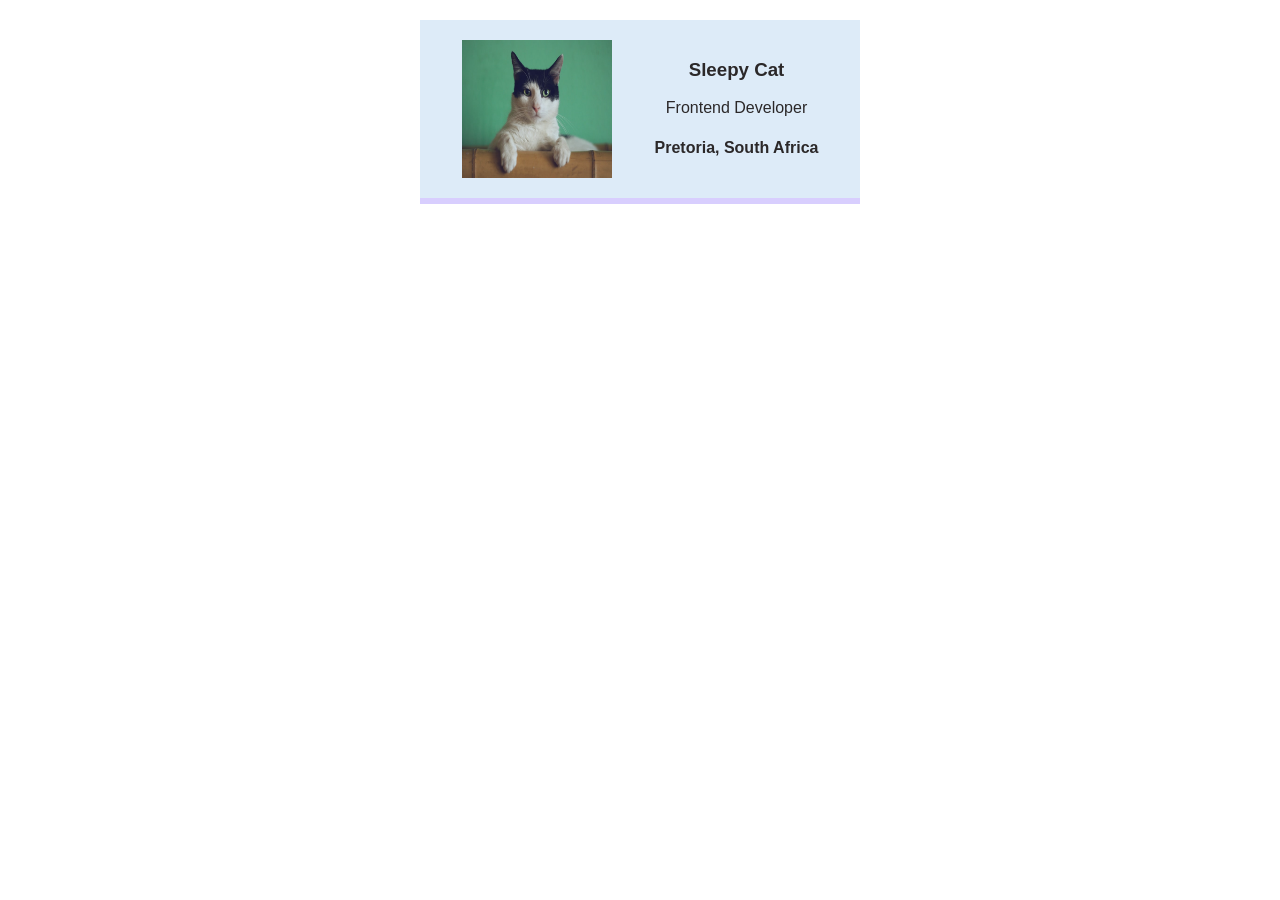
<file: Business Card/index.html>
<!DOCTYPE html>
<html>
  <head>
    <title>Business Card</title>
    <link rel="stylesheet" href="styles.css">
  </head>
  <body>
    <div class="card">

      <img class="profile-pic border" src="images/cat.jpg" alt="Sleepy cat">

      <div class="info">
        <h3>Sleepy Cat</h3>
        <p>Frontend Developer</p>
        <h4>Pretoria, South Africa</h4>
      </div>
      
    </div>
  </body>
</html>
</file>
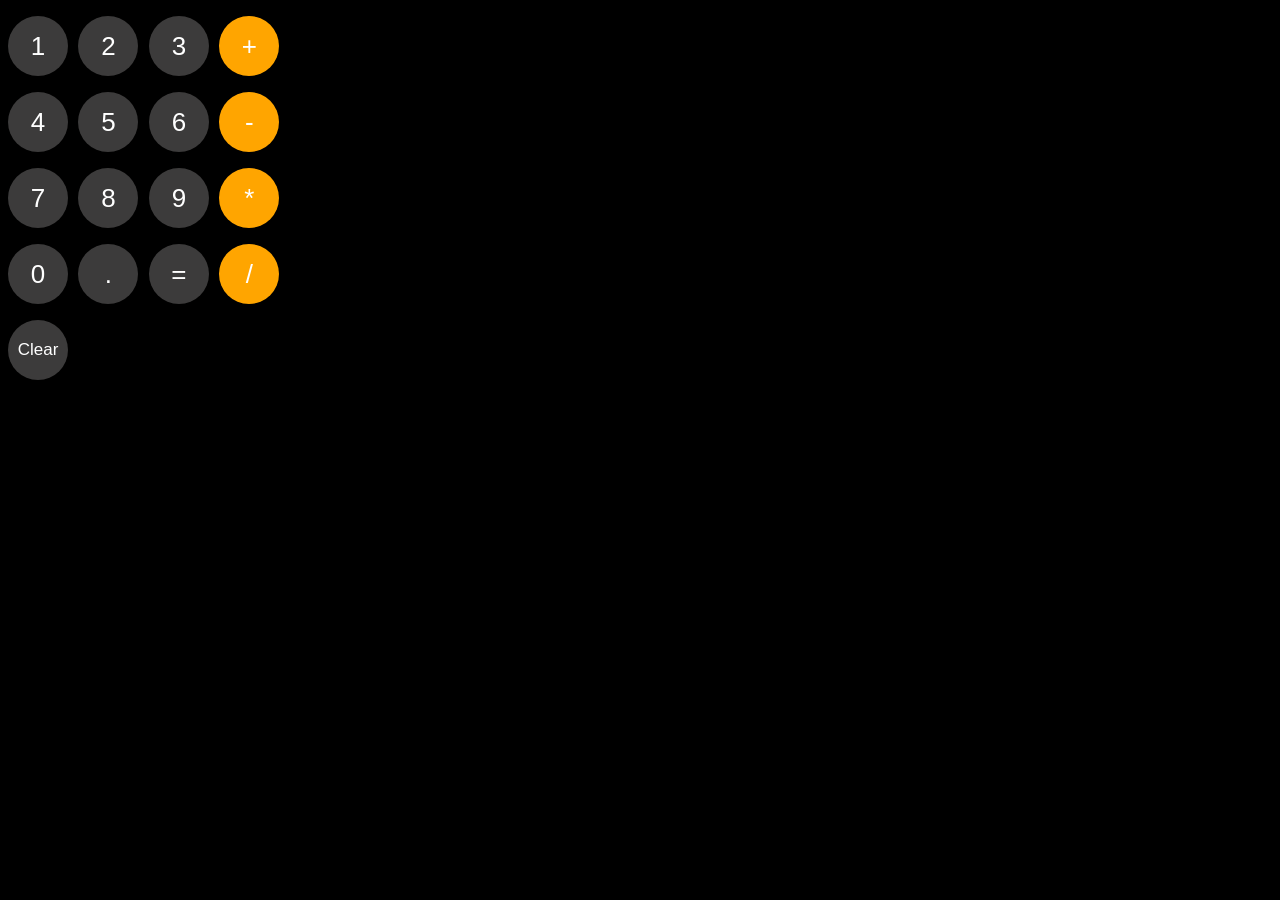
<file: Calculator/calculator.html>
<!DOCTYPE html>
<html>
  <head>
    <title>Calculator</title>
    <link rel="stylesheet" href="calculator.css">
  </head>
  <body>
    <!-- Create an element to display the calculation. -->
    <p class="js-calculation calculation"></p>

    <p>
      <button class="number-btn"
       onclick="
        updateCalculation('1');
      ">1</button>

      <button class="number-btn"
      onclick="
        updateCalculation('2');
      ">2</button>

      <button class="number-btn"
      onclick="
        updateCalculation('3');
      ">3</button>

      <button class="arithmetic-btn"
      onclick="
        updateCalculation(' + ');
      ">+</button>
    </p>

    <p>
      <button class="number-btn"
      onclick="
        updateCalculation('4');
      ">4</button>

      <button class="number-btn"
      onclick="
        updateCalculation('5');
      ">5</button>

      <button class="number-btn"
      onclick="
        updateCalculation('6');
      ">6</button>

      <button class="arithmetic-btn"
      onclick="
        updateCalculation(' - ');
      ">-</button>
    </p>

    <p>
      <button class="number-btn"
      onclick="
        updateCalculation('7');
      ">7</button>

      <button class="number-btn"
      onclick="
        updateCalculation('8');
      ">8</button>

      <button class="number-btn"
      onclick="
        updateCalculation('9');
      ">9</button>

      <button class="arithmetic-btn"
      onclick="
        updateCalculation(' * ');
      ">*</button>
    </p>

    <p>
      <button class="number-btn"
      onclick="
        updateCalculation('0');
      ">0</button>

      <button class="number-btn"
      onclick="
        updateCalculation('.');
      ">.</button>

      <button class="number-btn"
      onclick="
        calculation = eval(calculation);

        // Display the calculation on the page
        // instead of console.log
        displayCalculation();

        localStorage.setItem('calculation', calculation);
      ">=</button>

      <button class="arithmetic-btn"
      onclick="
        updateCalculation(' / ');
      ">/</button>
    </p>

    <p>
      <button class="number-btn clear-btn"
      onclick="
        calculation = '';

        // Display the calculation on the page
        // instead of console.log
        displayCalculation();

        localStorage.setItem('calculation', calculation);
      ">Clear</button>
    </p>

    <script src="calculator.js"></script>
  </body>
</html>
</file>
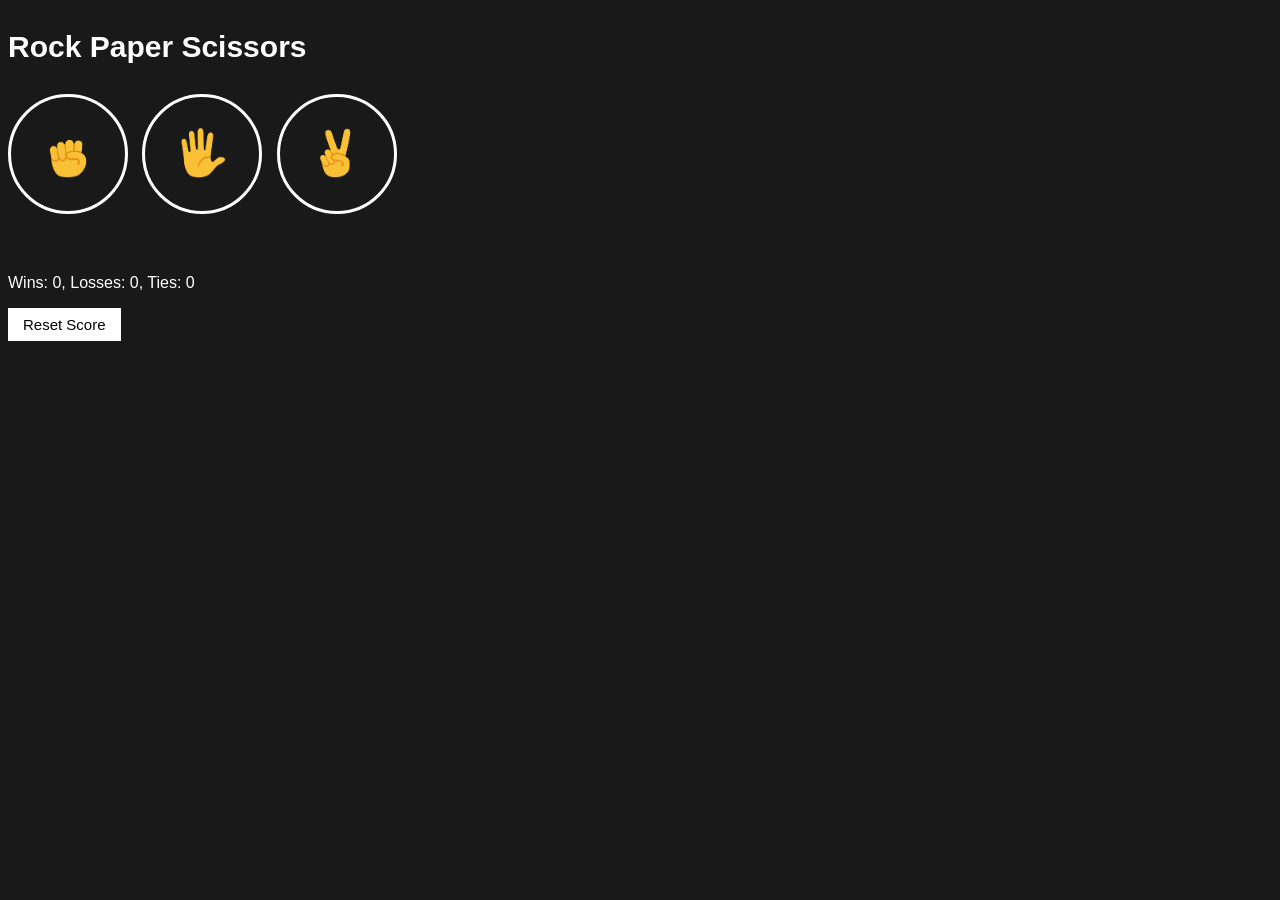
<file: rock-paper-scissors/10-rock-paper-scissors.html>
<!DOCTYPE html>
<html>
  <head>
    <title>Rock Paper Scissors</title>
    <link rel="stylesheet" href="styles/10-rock-paper-scissors.css">
  </head>
  <body>
    <p class="title">Rock Paper Scissors</p>

    <!--This is a Rock Button-->
    <button class="move-btn" onclick="
    playGame('Rock');
    ">
    <img class="move-icon" src="images/rock-emoji.png">
    </button>

    <!--This is a Paper Button-->

    <button class="move-btn" onclick="
    playGame('Paper');
    ">
    <img class="move-icon" src="images/paper-emoji.png">
    </button>

    <!--This is a Scissors Button-->

    <button class="move-btn" onclick="
      playGame('Scissors');
    ">
    <img class="move-icon" src="images/scissors-emoji.png">
    </button>

    <p class="js-result result"></p>
    <p class="js-moves"></p>
    <p class="js-score score"></p>


    <!--This is a reset score button-->

    <button class="reset-score-btn" 
    onclick="
    score.wins = 0;
    score.losses = 0;
    score.ties = 0;
    updateScoreElement();
    localStorage.removeItem('score');
    ">Reset Score</button>

    <script src="scripts/10-rock-paper-scissors.js"></script>
  </body>
</html>
</file>
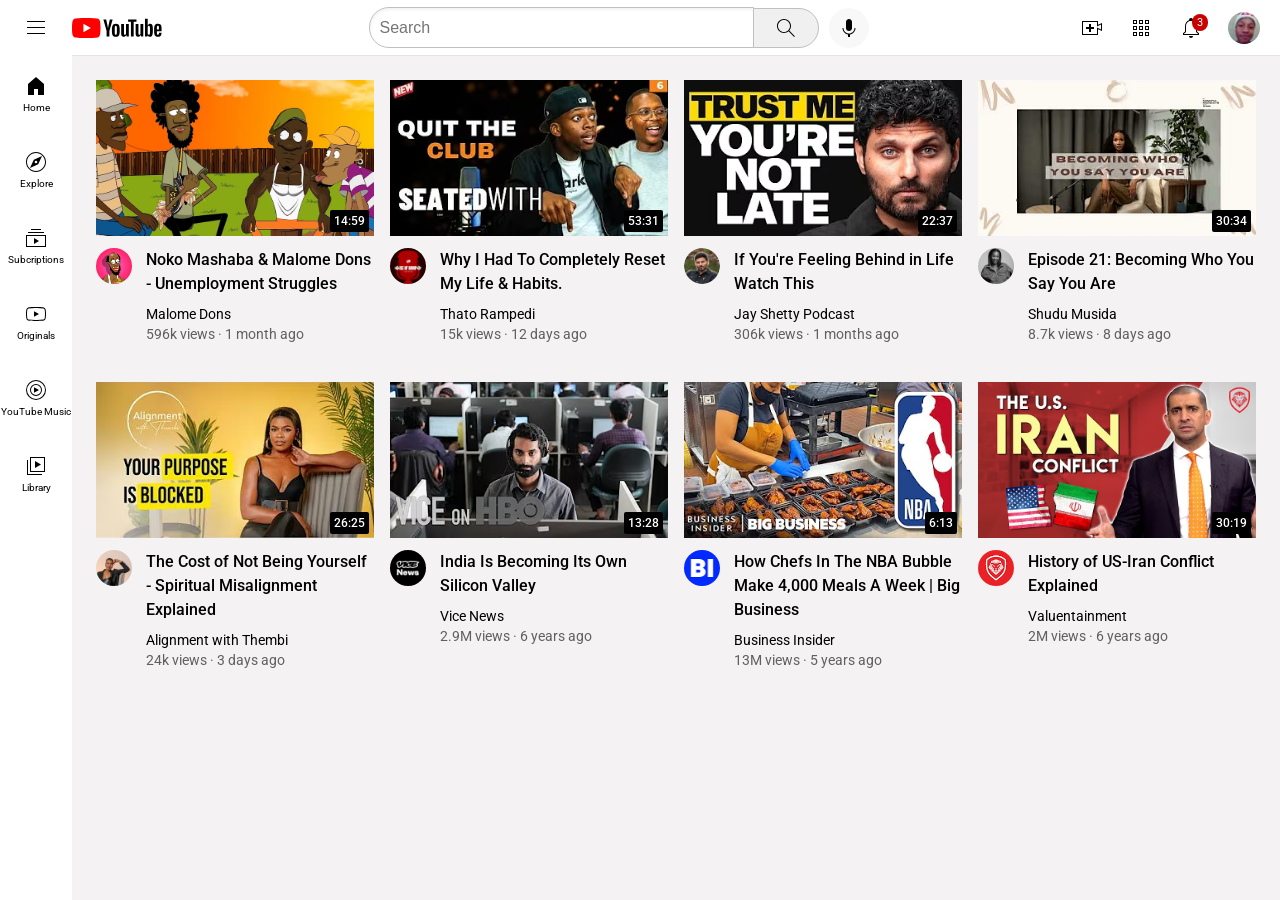
<file: YouTube Clone/youtube2.html>
<!DOCTYPE html>
<html>
    <head>
        <title>YouTube Clone</title>

        <link rel="preconnect" href="https://fonts.googleapis.com">
        <link rel="preconnect" href="https://fonts.gstatic.com" crossorigin>
        <link href="https://fonts.googleapis.com/css2?family=Roboto:ital,wght@0,100..900;1,100..900&display=swap" rel="stylesheet">

        <link rel="stylesheet" href="styles2/general.css">
        <link rel="stylesheet" href="styles2/header.css">
        <link rel="stylesheet" href="styles2/video.css">
        <link rel="stylesheet" href="styles2/sidebar.css">

    </head>
    <body>

        <!-- This is a header-->
        <header class="header">
            <div class="left-section">
                <img class="hamburger-menu" src="icons/hamburger-menu.svg">
                <a class="youtube-home" href="https://www.youtube.com/">
                    <img class="youtube-logo" src="icons/youtube-logo.svg">
                    <div class="tooltip">YouTube Home</div>
                </a> 
            </div>

            <div class="middle-section">
                <input class="search-bar" type="text" placeholder="Search">
                <button class="search-btn">
                    <img class="search-icon" src="icons/search.svg">
                    <div class="tooltip">Search</div>
                </button>
                <button class="voice-search-btn">
                    <img class="voice-search-icon" src="icons/voice-search-icon.svg">
                    <div class="tooltip">Search with your voice</div>
                </button>
            </div>

            <div class="right-section">
                <div class="upload-icon-container">
                    <img class="upload-icon" src="icons/upload.svg">
                    <div class="tooltip">Create</div>
                </div>
                <div class="youtube-apps-icon-container">
                    <img class="youtube-apps-icon" src="icons/youtube-apps.svg">
                    <div class="tooltip">YouTube apps</div>
                </div>
                <div class="notifications-icon-container">
                    <img class="notification-icon" src="icons/notifications.svg">
                    <div class="notifications-count">3</div>
                    <div class="tooltip">Notifications</div>
                </div>
                <img class="current-user-profile-pic" src="channel-pictures-2/my-channel.jpg">
            </div>
        </header>

    <!--This is a sidebar-->
    <nav class="sidebar">
        <div class="sidebar-link">
            <img src="icons/home.svg">
            <div>Home</div>
        </div>
        <div class="sidebar-link">
            <img src="icons/explore.svg">
            <div>Explore</div>
        </div>
        <div class="sidebar-link">
            <img src="icons/subscriptions.svg">
            <div>Subcriptions</div>
        </div>
        <div class="sidebar-link">
            <img src="icons/originals.svg">
            <div>Originals</div>
        </div>
        <div class="sidebar-link">
            <img src="icons/youtube-music.svg">
            <div>YouTube Music</div>
        </div>
        <div class="sidebar-link">
            <img src="icons/library.svg">
            <div>Library</div>
        </div>
    </nav>

    
    <main>
        <section class="video-grid">

            <!--First Video-->
         <div class="video-preview">
            <div class="thumbnail-row">
                 <a href="https://www.youtube.com/watch?v=jZcKrhHXy5c" target="_blank" class="video-title-link">
                 <img class="thumbnail" src="thumbnails-2/thumbnail-1.avif">
                 </a>
                 <div class="video-time">14:59</div>
            </div>
            <div class="video-info-grid">
                <div class="channel-picture">
                    <div class="profile-picture-container">
                        <a href="https://www.youtube.com/@MalomeDons" target="_blank">
                            <img class="profile-picture" src="channel-pictures-2/channel-1.jpg">
                        </a>          
                    <div class="channel-tooltip">
                        <img class="channel-tooltip-picture" src="channel-pictures-2/channel-1.jpg">
                    <div>
                        <div class="channel-tooltip-name">
                            Malome Dons
                        </div>
                        <div class="channel-tooltip-stats">
                            111k subscribers
                        </div>
                    </div>
                    </div>
                </div>
            </div>

            <div class="video-info">
                    <p class="video-title">
                        <a class="video-title-link" href="https://www.youtube.com/watch?v=jZcKrhHXy5c">
                        Noko Mashaba & Malome Dons - Unemployment Struggles </a>
                    </p>
                    <p class="video-author">
                        <a class="video-author-link" href="https://www.youtube.com/@MalomeDons">
                            Malome Dons</a>
                    </p>
                    <p class="video-stats"> 596k views &#183; 1 month ago</p>
                </div>
            </div>
        </div>

        <!--Second Video-->

        <div class="video-preview">
            <div class="thumbnail-row">
                 <a href="https://www.youtube.com/watch?v=S6ZcMP1eXBw" target="_blank" class="video-title-link">
                 <img class="thumbnail" src="thumbnails-2/thumbnail-2.avif">
                 </a>
                 <div class="video-time">53:31</div>
            </div>
            <div class="video-info-grid">
                <div class="channel-picture">
                    <div class="profile-picture-container">
                        <a href="https://www.youtube.com/@ThatoRampedi" target="_blank">
                            <img class="profile-picture" src="channel-pictures-2/channel-2.jpg">
                        </a>          
                    <div class="channel-tooltip">
                        <img class="channel-tooltip-picture" src="channel-pictures-2/channel-2.jpg">
                    <div>
                        <div class="channel-tooltip-name">
                            Thato Rampedi
                        </div>
                        <div class="channel-tooltip-stats">
                            210k subscribers
                        </div>
                    </div>
                    </div>
                </div>
            </div>

                <div class="video-info">
                    <p class="video-title">
                        <a class="video-title-link" href="https://www.youtube.com/watch?v=S6ZcMP1eXBw">
                        Why I Had To Completely Reset My Life & Habits. </a>
                    </p>
                    <p class="video-author">
                        <a class="video-author-link" href="https://www.youtube.com/@ThatoRampedi">
                            Thato Rampedi</a>
                    </p>
                    <p class="video-stats"> 15k views &#183; 12 days ago</p>
                </div>
            </div>
        </div>
        
        <!--Third Video-->

        <div class="video-preview">
            <div class="thumbnail-row">
                <a href="https://www.youtube.com/watch?v=jWA0oaIt7jI" target="_blank" class="video-title-link">
                    <img class="thumbnail" src="thumbnails-2/thumbnail-3.avif">
                </a>
                 <div class="video-time">22:37</div>
            </div>
            <div class="video-info-grid">
                <div class="channel-picture">
                    <div class="profile-picture-container">
                    <a href="https://www.youtube.com/@JayShettyPodcast." target="_blank">
                        <img class="profile-picture" src="channel-pictures-2/channel-3.jpg">
                    </a>

                    <div class="channel-tooltip">
                        <img class="channel-tooltip-picture" src="channel-pictures-2/channel-3.jpg">
                        <div>
                        <div class="channel-tooltip-name">
                            Jay Shetty Podccast
                        </div>
                        <div class="channel-tooltip-stats">
                            5.48M subscribers
                        </div>
                    </div>
                </div>
            </div>
            </div>
                <div class="video-info">
                    <p class="video-title"><a class="video-title-link" 
                        href="https://www.youtube.com/watch?v=jWA0oaIt7jI">
                        If You're Feeling Behind in Life Watch This
                    </a>
                    </p>
                    <p class="video-author"><a class="video-author-link" 
                        href="https://www.youtube.com/@JayShettyPodcast.">
                        Jay Shetty Podcast
                    </a>
                    </p>
                    <p class="video-stats"> 306k views &#183; 1 months ago</p>
                </div>
            </div>
        </div>

        <!--Fourth Video-->

        <div class="video-preview">
            <div class="thumbnail-row">
                 <a href="https://www.youtube.com/watch?v=pU6xrdaLJRE" target="_blank" class="video-title-link">
                 <img class="thumbnail" src="thumbnails-2/thumbnail-4.avif">
                 </a>
                 <div class="video-time">30:34</div>
            </div>
            <div class="video-info-grid">
                <div class="channel-picture">
                    <div class="profile-picture-container">
                        <a href="https://www.youtube.com/@MindfulMondaysPod" target="_blank">
                            <img class="profile-picture" src="channel-pictures-2/channel-4.jpg">
                        </a>          
                    <div class="channel-tooltip">
                        <img class="channel-tooltip-picture" src="channel-pictures-2/channel-4.jpg">
                    <div>
                        <div class="channel-tooltip-name">
                            Shudu Musida
                        </div>
                        <div class="channel-tooltip-stats">
                            13.7k subscribers
                        </div>
                    </div>
                    </div>
                </div>
            </div>

                <div class="video-info">
                    <p class="video-title">
                        <a class="video-title-link" href="https://www.youtube.com/watch?v=pU6xrdaLJRE">
                        Episode 21: Becoming Who You Say You Are </a>
                    </p>
                    <p class="video-author">
                        <a class="video-author-link" href="https://www.youtube.com/@MindfulMondaysPod">
                            Shudu Musida</a>
                    </p>
                    <p class="video-stats"> 8.7k views &#183; 8 days ago</p>
                </div>
            </div>
        </div>

        <!--Fifth Video-->

        <div class="video-preview">
            <div class="thumbnail-row">
                 <a href="https://www.youtube.com/watch?v=k2mTRoqCQ4o" target="_blank" class="video-title-link">
                 <img class="thumbnail" src="thumbnails-2/thumbnail-5.avif">
                 </a>
                 <div class="video-time">26:25</div>
            </div>
            <div class="video-info-grid">
                <div class="channel-picture">
                    <div class="profile-picture-container">
                        <a href="https://www.youtube.com/@AlignmentwithThembi" target="_blank">
                            <img class="profile-picture" src="channel-pictures-2/channel-5.jpg">
                        </a>          
                    <div class="channel-tooltip">
                        <img class="channel-tooltip-picture" src="channel-pictures-2/channel-5.jpg">
                    <div>
                        <div class="channel-tooltip-name">
                            Alignment with Thembi
                        </div>
                        <div class="channel-tooltip-stats">
                            11k subscribers
                        </div>
                    </div>
                    </div>
                </div>
            </div>

                <div class="video-info">
                    <p class="video-title">
                        <a class="video-title-link" href="https://www.youtube.com/watch?v=k2mTRoqCQ4o">
                        The Cost of Not Being Yourself - Spiritual Misalignment Explained </a>
                    </p>
                    <p class="video-author">
                        <a class="video-author-link" href="https://www.youtube.com/@AlignmentwithThembi">
                            Alignment with Thembi</a>
                    </p>
                    <p class="video-stats"> 24k views &#183; 3 days ago</p>
                </div>
            </div>
        </div>

        <!--Sixth Video-->

        <div class="video-preview">
            <div class="thumbnail-row">
                 <a href="https://www.youtube.com/watch?v=YHVNWtBuDVk" target="_blank" class="video-title-link">
                 <img class="thumbnail" src="thumbnails-2/thumbnail-6.avif">
                 </a>
                 <div class="video-time">13:28</div>
            </div>
            <div class="video-info-grid">
                <div class="channel-picture">
                    <div class="profile-picture-container">
                        <a href="https://www.youtube.com/VICENews" target="_blank">
                            <img class="profile-picture" src="channel-pictures-2/channel-6.jpg">
                        </a>          
                    <div class="channel-tooltip">
                        <img class="channel-tooltip-picture" src="channel-pictures-2/channel-6.jpg">
                    <div>
                        <div class="channel-tooltip-name">
                            Vice News
                        </div>
                        <div class="channel-tooltip-stats">
                            9.27M subscribers
                        </div>
                    </div>
                    </div>
                </div>
            </div>

                <div class="video-info">
                    <p class="video-title">
                        <a class="video-title-link" href="https://www.youtube.com/watch?v=YHVNWtBuDVk">
                        India Is Becoming Its Own Silicon Valley</a>
                    </p>
                    <p class="video-author">
                        <a class="video-author-link" href="https://www.youtube.com/VICENews">
                            Vice News</a>
                    </p>
                    <p class="video-stats"> 2.9M views &#183; 6 years ago</p>
                </div>
            </div>
        </div>

        <!--Seventh Video-->

        <div class="video-preview">
            <div class="thumbnail-row">
                 <a href="https://www.youtube.com/watch?v=RkBFVR7lfj8" target="_blank" class="video-title-link">
                 <img class="thumbnail" src="thumbnails-2/thumbnail-7.avif">
                 </a>
                 <div class="video-time">6:13</div>
            </div>
            <div class="video-info-grid">
                <div class="channel-picture">
                    <div class="profile-picture-container">
                        <a href="https://www.youtube.com/channel/UCcyq283he07B7_KUX07mmtA" target="_blank">
                            <img class="profile-picture" src="channel-pictures-2/channel-7.jpg">
                        </a>          
                    <div class="channel-tooltip">
                        <img class="channel-tooltip-picture" src="channel-pictures-2/channel-7.jpg">
                    <div>
                        <div class="channel-tooltip-name">
                            Business Insider
                        </div>
                        <div class="channel-tooltip-stats">
                            10.5M subscribers
                        </div>
                    </div>
                    </div>
                </div>
            </div>

                <div class="video-info">
                    <p class="video-title">
                        <a class="video-title-link" href="https://www.youtube.com/watch?v=RkBFVR7lfj8">
                        How Chefs In The NBA Bubble Make 4,000 Meals A Week | Big Business</a>
                    </p>
                    <p class="video-author">
                        <a class="video-author-link" href="https://www.youtube.com/channel/UCcyq283he07B7_KUX07mmtA">
                            Business Insider</a>
                    </p>
                    <p class="video-stats"> 13M views &#183; 5 years ago</p>
                </div>
            </div>
        </div>

        <!--Eigth Video-->

        <div class="video-preview">
            <div class="thumbnail-row">
                 <a href="https://www.youtube.com/watch?v=d_htudbaqsk" target="_blank" class="video-title-link">
                 <img class="thumbnail" src="thumbnails-2/thumbnail-8.avif">
                 </a>
                 <div class="video-time">30:19</div>
            </div>
            <div class="video-info-grid">
                <div class="channel-picture">
                    <div class="profile-picture-container">
                        <a href="https://www.youtube.com/@VALUETAINMENT" target="_blank">
                            <img class="profile-picture" src="channel-pictures-2/channel-8.jpg">
                        </a>          
                    <div class="channel-tooltip">
                        <img class="channel-tooltip-picture" src="channel-pictures-2/channel-8.jpg">
                    <div>
                        <div class="channel-tooltip-name">
                            Valuetainment
                        </div>
                        <div class="channel-tooltip-stats">
                            7.15M subscribers
                        </div>
                    </div>
                    </div>
                </div>
            </div>

                <div class="video-info">
                    <p class="video-title">
                        <a class="video-title-link" href="https://www.youtube.com/watch?v=d_htudbaqsk">
                        History of US-Iran Conflict Explained </a>
                    </p>
                    <p class="video-author">
                        <a class="video-author-link" href="https://www.youtube.com/@VALUETAINMENT">
                            Valuentainment</a>
                    </p>
                    <p class="video-stats"> 2M views &#183; 6 years ago</p>
                </div>
            </div>
        </div>
        
        </section>
    </main>

        
    </body>
</html>
</file>
<file: Business Card/styles.css>
body{
  margin: 20px;
  font-family: Verdana, Geneva, Tahoma, sans-serif;
}
.profile-pic{
  width: 150px;
}
.card{
  background-color: #ddebf8;
  padding: 20px;
  display: flex;
  justify-content: space-around;
  margin: 0 auto;
  width: 400px;
  border-bottom: 6px solid #d8cefe;
}
.info{
  text-align: center;
  color: #2b2829;
}
</file>
<file: Calculator/calculator.css>
body{
  background-color: black;
  font-family: Arial;
}
.calculation{
  color: white;
  font-size: 45px;
  margin-top: 15px;
  margin-bottom: 5px;
}
.number-btn{
  background-color: rgb(60, 59, 59);
  color: white;
  border: none;
  height: 60px;
  width: 60px;
  border-radius: 60px;
  font-size: 26px;
  margin-right: 6px;
  cursor: pointer;
}
.arithmetic-btn{
  background-color: orange;
  color: white;
  border: none;
  height: 60px;
  width: 60px;
  border-radius: 60px;
  font-size: 26px;
  margin-right: 6px;
  cursor: pointer;
}
.clear-btn{
  font-size: 17px;
}
</file>
<file: rock-paper-scissors/styles/10-rock-paper-scissors.css>
body{
  background-color: rgb(25,25,25);
  color: white;
  font-family: Arial;
}

.title{
  font-size: 30px;
  font-weight: bold;
}

.move-icon{
  height: 50px;
}

.move-btn{
  background-color: transparent;
  border: 3px solid white;
  width: 120px;
  height: 120px;
  border-radius: 60px;
  margin-right: 10px;
  cursor: pointer;
}

.result{
  font-size: 25px;
  font-weight: bold;
  margin-top: 50px;
}

.score{
  margin-top: 60px;
}

.reset-score-btn{
  background-color: white;
  border: none;
  font-size: 15px;
  padding: 8px 15px;
  cursor: pointer;
}
</file>
<file: YouTube Clone/styles2/general.css>
p{
  margin-top: 0;
  margin-bottom: 0;
}
body{
  font-family: Roboto, Arial;
  margin: 0;
  padding-top: 80px;
  padding-left: 96px;
  padding-right: 24px;
  background-color: rgb(244, 242, 242);
}
</file>
<file: YouTube Clone/styles2/header.css>
.header{
  height: 55px;
  display: flex;
  flex-direction: row;
  justify-content: space-between;
  position: fixed;
  top: 0;
  left: 0;
  right: 0;
  z-index: 100;
  background-color: white;
  border-bottom-width: 1px;
  border-bottom-style: solid;
  border-bottom-color: rgb(228,228,228);
}
.left-section{
  margin-right: 30px;
  display: flex;
  align-items: center;
}
.hamburger-menu{
  height: 24px;
  margin-left: 24px;
  margin-right: 24px;
}
.youtube-logo{
  height: 20px;
  display: flex;
  align-items: center;
}
.middle-section{
  flex: 1;
  margin-right: 35px;
  max-width: 500px;
  display: flex;
  align-items: center;
}
.search-bar{
  flex: 1;
  height: 36.5px;
  padding-left: 10px;
  border: 1px solid rgb(192,192,192);
  border-top-left-radius: 20px;
  border-bottom-left-radius: 20px;
  font-size: 16px;
  box-shadow: inset 1px 2px 3px rgba(0,0,0,0.05);
}
.search-bar::placeholder{
  font-size: 16px;
}
.search-btn{
  height: 40px;
  width: 66px;
  background-color: rgb(240,240,240);
  border: 1px solid rgb(192,192,192);
  margin-left: -1px;
  border-top-right-radius: 20px;
  border-bottom-right-radius: 20px;
  margin-right: 10px;
}
.search-btn:active{
  opacity: 0.6;
}
.youtube-home,
.search-btn, 
.voice-search-btn, 
.upload-icon-container,
.youtube-apps-icon-container,
.notifications-icon-container{
  display: flex;
  justify-content: center;
  align-items: center;
  position: relative;

}
.youtube-home .tooltip{
  margin-left: 10px;
}
.youtube-home .tooltip,
.search-btn .tooltip, 
.voice-search-btn .tooltip,
.upload-icon-container .tooltip,
.youtube-apps-icon-container .tooltip,
.notifications-icon-container .tooltip{
  font-size: 12px;
  position: absolute;
  background-color: gray;
  color: white;
  padding: 4px 8px;
  border-radius: 2px;
  bottom: -30px;
  opacity: 0;
  transition: opacity 0.15s;
  pointer-events: none;
  white-space: nowrap;
}
.youtube-home:hover .tooltip,
.search-btn:hover .tooltip,
.voice-search-btn:hover .tooltip,
.upload-icon-container:hover .tooltip,
.youtube-apps-icon-container:hover .tooltip,
.notifications-icon-container:hover .tooltip{
  opacity: 1;
}
.search-icon{
  height: 24px;
}
.voice-search-btn{
  height: 40px;
  width: 40px;
  border-radius: 20px;
  border: none;
  background-color: rgb(248,248,248);
}
.voice-search-btn:active{
  opacity: 0.6;
}
.voice-search-icon{
  height: 24px;
}
.right-section{
  width: 180px;
  margin-right: 20px;
  display: flex;
  align-items: center;
  justify-content: space-between;
  flex-shrink: 0;
}
.upload-icon{
  height: 24px;
}
.youtube-apps-icon{
  height: 24px;
}
.notification-icon{
  height: 24px;
}
.notifications-count{
  position: absolute;
  background-color: rgb(200,0,0);
  color: white;
  top: -2px;
  right: -5px;
  font-size: 11px;
  padding: 2px 5px;
  border-radius: 10px;
}
.current-user-profile-pic{
  height: 32px;
  border-radius: 16px;
}
</file>
<file: YouTube Clone/styles2/video.css>
.thumbnail{
  width: 100%;
}
.video-title{
  margin-top: 0;
  font-size: 14px;
  font-weight: 500;
  line-height: 20px;
  margin-bottom: 10px;
}
.video-title-link{
  text-decoration: none;
  color: black;
}
.video-info-grid{
  display: grid;
  grid-template-columns: 50px 1fr;
}
.profile-picture{
  width: 36px;
  border-radius: 50px;
}
.thumbnail-row{
  margin-bottom: 8px;
  position: relative;
}
.video-author, .video-stats{
  font-size: 12px;
  color: rgb(96, 96, 96);
}
.video-author{
  margin-bottom: 4px;
}
.video-author-link{
  text-decoration: none;
  color: black;
}
@media (min-width: 1000px) {
  .video-title {
    font-size: 16px;
    line-height: 24px;
  }
}

@media (min-width: 1000px) {
  .video-author,
  .video-stats {
    font-size: 14px;
  }
}
.video-grid{
  display: grid;
  grid-template-columns: 1fr 1fr 1fr;
  column-gap: 16px;
  row-gap: 40px;
}
@media (max-width: 750px){
  .video-grid{
  grid-template-columns: 1fr 1fr;
  }
}
@media (max-width: 751px) and (min-width: 999px){
  .video-grid{
    grid-template-columns: 1fr 1fr 1fr;
  }
}
@media (min-width: 1000px){
  .video-grid{
    grid-template-columns: 1fr 1fr 1fr 1fr;
  }
}
.video-time{
  font-size: 12px;
  font-weight: 500;
  padding: 4px;
  border-radius: 2px;
  background-color: black;
  color: white;
  position: absolute;
  bottom: 8px;
  right: 5px;
}
.profile-picture-container {
  position: relative;
  display: inline-block;
}

.channel-tooltip {
  background-color: white;
  width: 200px;
  padding: 12px 12px;
  box-shadow: 2px 3px 10px rgba(0, 0, 0, 0.3);
  border-radius: 6px;
  position: absolute;
  top: 55px;
  z-index: 300;

  opacity: 0;
  pointer-events: none;

  display: flex;
  align-items: center;
  transition: opacity 0.15s;
}

.profile-picture-container:hover .channel-tooltip {
  opacity: 1;
}

.channel-tooltip-picture {
  width: 50px;
  height: 50px;
  border-radius: 50px;
  margin-right: 8px;
}

.channel-tooltip-name {
  font-family: Roboto, Arial;
  font-weight: bold;
  font-size: 16px;
  margin-bottom: 4px;
}

.channel-tooltip-stats {
  font-family: Roboto, Arial;
  color: rgb(96, 96, 96);
  font-size: 14px;
}
</file>
<file: YouTube Clone/styles2/sidebar.css>
.sidebar{
  position: fixed;
  left: 0;
  bottom: 0;
  top: 55px;
  background-color: white;
  width: 72px;
  z-index: 200;
}
.sidebar-link{
  height: 76px;
  display: flex;
  justify-content: center;
  align-items: center;
  flex-direction: column;
  cursor: pointer;
}
.sidebar-link:hover{
  background-color: rgb(235,235,235);
}
.sidebar-link img{
  height: 24px;
  margin-bottom: 4px;
}
.sidebar-link div{
  font-family: Roboto, Arial;
  font-size: 10px;
}
.sidebar-link:active{
  opacity: 0.6;
}
</file>
